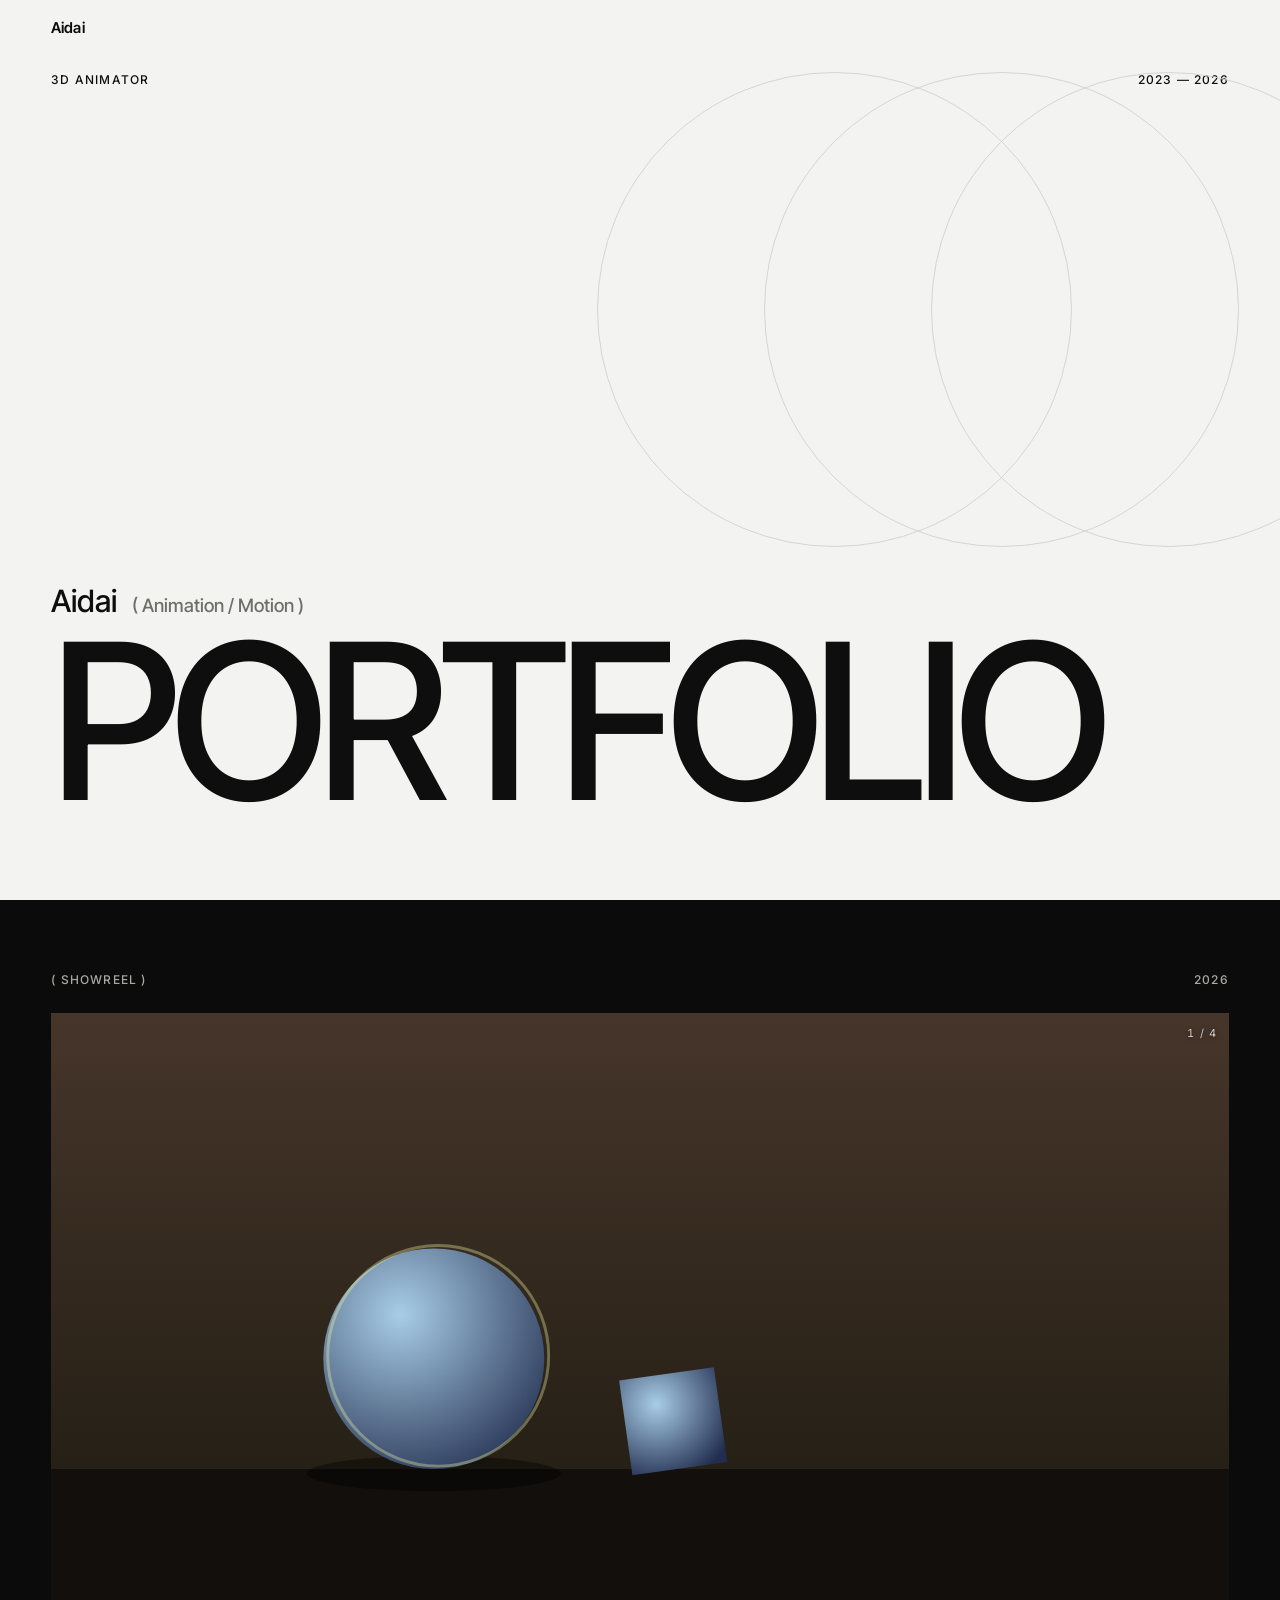
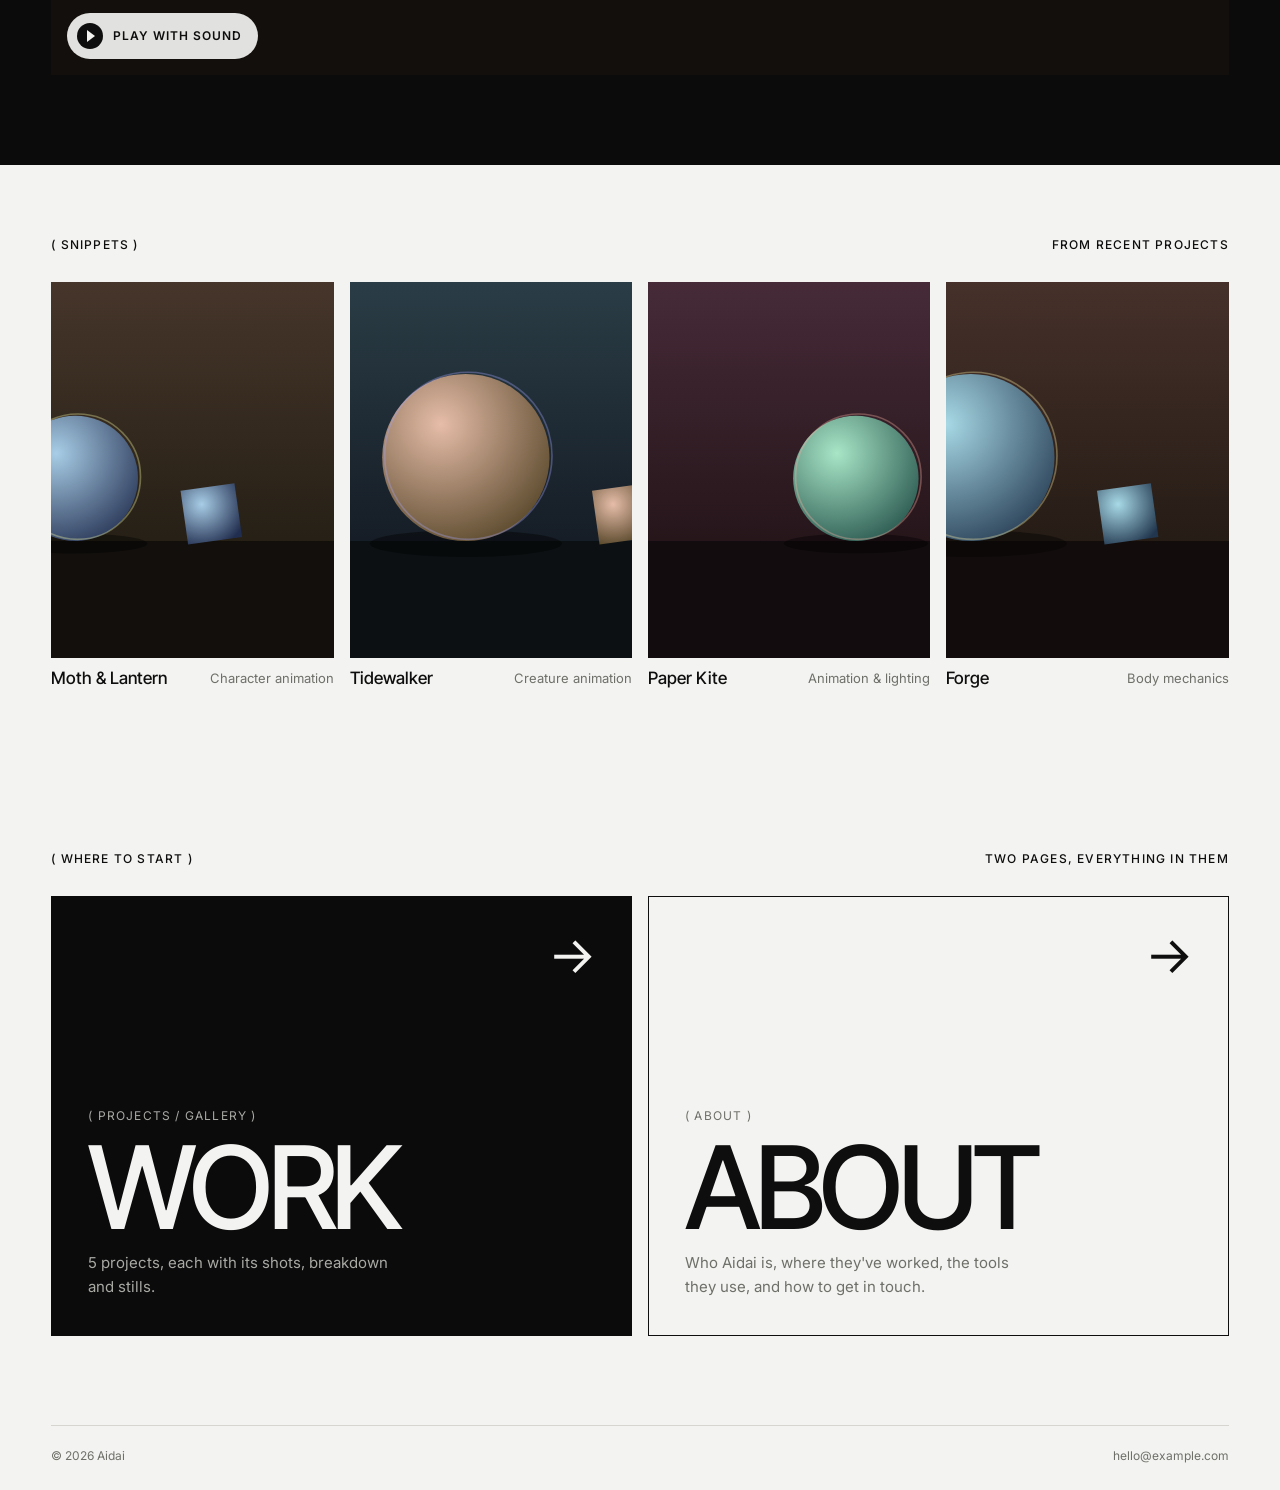
<file: index.html>
<!doctype html>
<html lang="en">
<head>
  <meta charset="utf-8">
  <meta name="viewport" content="width=device-width, initial-scale=1, viewport-fit=cover">
  <title>Aidai — 3D Animation</title>
  <meta name="description" content="Showreel and portfolio of Aidai, 3D animator.">
  <link rel="preconnect" href="https://fonts.googleapis.com">
  <link rel="preconnect" href="https://fonts.gstatic.com" crossorigin>
  <link href="https://fonts.googleapis.com/css2?family=Inter+Tight:wght@400;500;600&family=Inter:wght@400;500&display=swap" rel="stylesheet">
  <link rel="stylesheet" href="styles.css">
</head>
<body data-page="home">

  <!-- Corner marks and backdrop menu: the same on every page -->
  <a href="index.html" class="mark" aria-label="Aidai, home">Aidai</a>
  <button class="menu-toggle" aria-expanded="false" aria-controls="backdrop">
    <span class="menu-toggle__label">Menu</span>
    <span class="menu-toggle__dot" aria-hidden="true"></span>
  </button>
  <div class="backdrop" id="backdrop" aria-hidden="true">
    <div class="backdrop__art" aria-hidden="true"></div>
    <nav class="backdrop__nav" aria-label="Site">
      <ol>
        <li><a href="index.html" data-page="home"><span>01</span>Home</a></li>
        <li><a href="work.html" data-page="work"><span>02</span>Work</a></li>
        <li><a href="about.html" data-page="about"><span>03</span>About</a></li>
        <li><a href="about.html#contact" data-page="contact"><span>04</span>Contact</a></li>
      </ol>
    </nav>
    <p class="backdrop__foot">3D animation · Character · Creature</p>
  </div>

  <main id="top">

    <!-- Cover: like the first page of a printed portfolio -->
    <section class="panel cover">
      <div class="labels">
        <span>3D Animator</span>
        <span>2023 — 2026</span>
      </div>
      <div class="orbits" aria-hidden="true"><span></span><span></span><span></span></div>
      <div class="cover__body">
        <p class="cover__name">Aidai <span>( Animation / Motion )</span></p>
        <h1 class="giant">Portfolio</h1>
      </div>
    </section>

    <!-- Showreel: the panel burns from one featured project's image to the next (Ember Reveal);
         "Play with sound" opens the reel (set REEL in script.js) in the viewer -->
    <section class="panel panel--dark showreel" id="showreel">
      <div class="labels">
        <span>( Showreel )</span>
        <span class="js-year"></span>
      </div>
      <div class="screen">
        <div class="ember" id="reel-ember" tabindex="0" role="button" aria-label="Featured work: show the next image">
          <canvas aria-hidden="true"></canvas>
          <span class="ember__count"></span>
        </div>
        <button class="screen__play" id="reel-play"><span aria-hidden="true"></span>Play with sound</button>
      </div>
    </section>

    <!-- Snippets: a taste of recent projects; each one opens that project on the Work page.
         Built from the PROJECTS marked `featured` in script.js -->
    <section class="panel snippets">
      <div class="labels">
        <span>( Snippets )</span>
        <span>From recent projects</span>
      </div>
      <div class="snippets__grid" id="snippets"></div>
    </section>

    <!-- Where to start: two clear doors for first-time visitors -->
    <section class="panel start">
      <div class="labels">
        <span>( Where to start )</span>
        <span>Two pages, everything in them</span>
      </div>
      <div class="doors">
        <a class="door door--dark" href="work.html">
          <span class="door__label">( Projects / Gallery )</span>
          <span class="door__title">Work</span>
          <span class="door__desc" id="work-door-desc">Every project with its shots, breakdown and stills.</span>
          <span class="door__arrow" aria-hidden="true">→</span>
        </a>
        <a class="door" href="about.html">
          <span class="door__label">( About )</span>
          <span class="door__title">About</span>
          <span class="door__desc">Who Aidai is, where they've worked, the tools they use, and how to get in touch.</span>
          <span class="door__arrow" aria-hidden="true">→</span>
        </a>
      </div>
    </section>

    <footer class="panel footer-panel">
      <div class="footer">
        <span>© <span class="js-year"></span> Aidai</span>
        <a href="about.html#contact">hello@example.com</a>
      </div>
    </footer>

  </main>

  <!-- Viewer for videos and stills -->
  <div class="viewer" id="viewer" role="dialog" aria-modal="true" aria-label="Viewer" hidden>
    <button class="viewer__close" aria-label="Close">×</button>
    <button class="viewer__nav viewer__nav--prev" aria-label="Previous">‹</button>
    <figure>
      <div class="viewer__frame">
        <img id="viewer-img" alt="">
        <video id="viewer-video" controls playsinline></video>
        <p class="viewer__empty" id="viewer-empty"><span>No video added yet. Set it in script.js.</span></p>
      </div>
      <figcaption id="viewer-cap"></figcaption>
    </figure>
    <button class="viewer__nav viewer__nav--next" aria-label="Next">›</button>
  </div>

  <script src="script.js"></script>
</body>
</html>
</file>
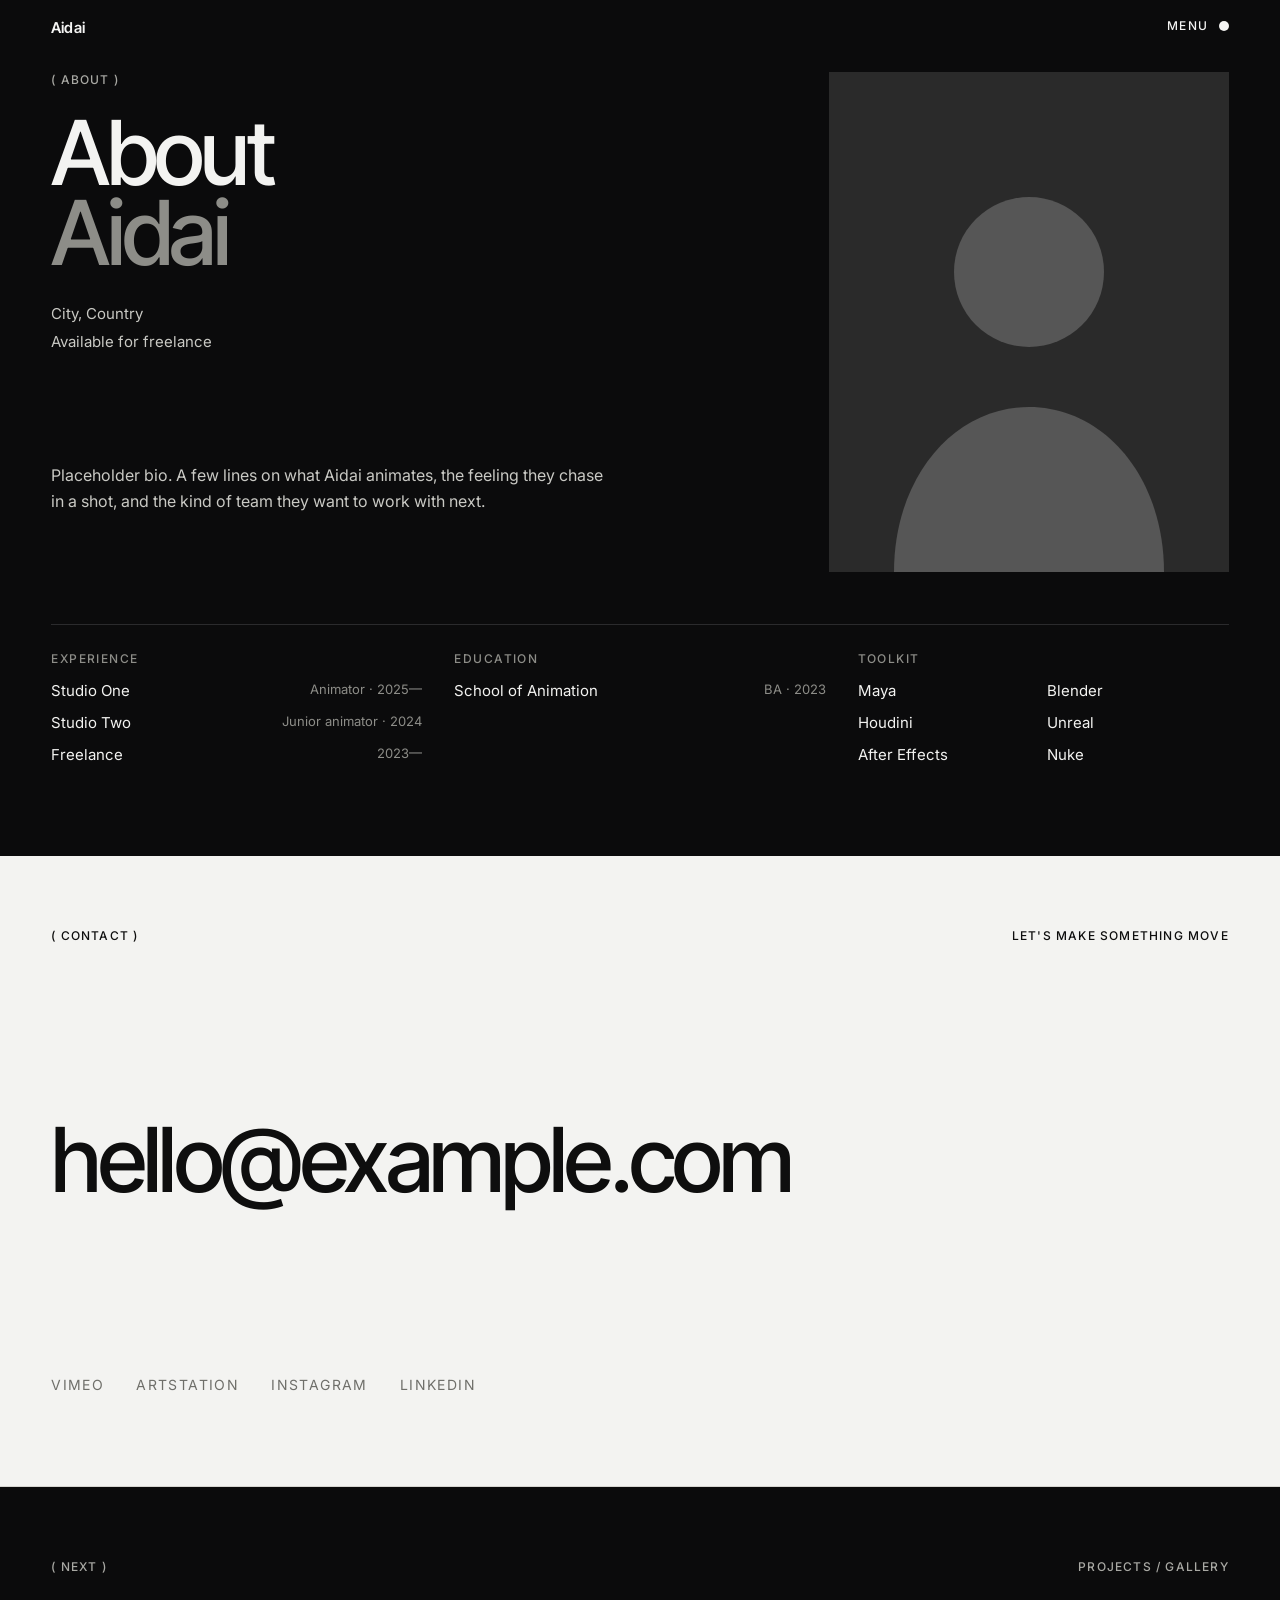
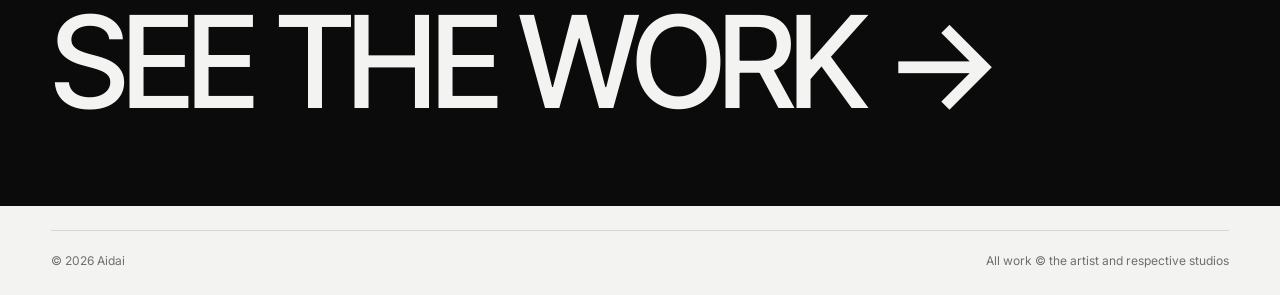
<file: about.html>
<!doctype html>
<html lang="en">
<head>
  <meta charset="utf-8">
  <meta name="viewport" content="width=device-width, initial-scale=1, viewport-fit=cover">
  <title>About — Aidai</title>
  <meta name="description" content="About Aidai, 3D animator: experience, toolkit and contact.">
  <link rel="preconnect" href="https://fonts.googleapis.com">
  <link rel="preconnect" href="https://fonts.gstatic.com" crossorigin>
  <link href="https://fonts.googleapis.com/css2?family=Inter+Tight:wght@400;500;600&family=Inter:wght@400;500&display=swap" rel="stylesheet">
  <link rel="stylesheet" href="styles.css">
</head>
<body data-page="about">

  <!-- Corner marks and backdrop menu: the same on every page -->
  <a href="index.html" class="mark" aria-label="Aidai, home">Aidai</a>
  <button class="menu-toggle" aria-expanded="false" aria-controls="backdrop">
    <span class="menu-toggle__label">Menu</span>
    <span class="menu-toggle__dot" aria-hidden="true"></span>
  </button>
  <div class="backdrop" id="backdrop" aria-hidden="true">
    <div class="backdrop__art" aria-hidden="true"></div>
    <nav class="backdrop__nav" aria-label="Site">
      <ol>
        <li><a href="index.html" data-page="home"><span>01</span>Home</a></li>
        <li><a href="work.html" data-page="work"><span>02</span>Work</a></li>
        <li><a href="about.html" data-page="about"><span>03</span>About</a></li>
        <li><a href="about.html#contact" data-page="contact"><span>04</span>Contact</a></li>
      </ol>
    </nav>
    <p class="backdrop__foot">3D animation · Character · Creature</p>
  </div>

  <main id="top">

    <section class="panel panel--dark about">
      <div class="about__head">
        <p class="labels about__labels"><span>( About )</span></p>
        <h1 class="big">About<br><span>Aidai</span></h1>
        <ul class="about__contact">
          <li>City, Country</li>
          <li>Available for freelance</li>
        </ul>
      </div>
      <figure class="about__portrait">
        <img id="portrait" alt="Portrait of Aidai (placeholder)">
      </figure>
      <p class="about__bio">Placeholder bio. A few lines on what Aidai animates, the feeling they chase in a shot, and the kind of team they want to work with next.</p>
      <div class="about__cols">
        <div>
          <h2>Experience</h2>
          <ul>
            <li><span>Studio One</span><span>Animator · 2025—</span></li>
            <li><span>Studio Two</span><span>Junior animator · 2024</span></li>
            <li><span>Freelance</span><span>2023—</span></li>
          </ul>
        </div>
        <div>
          <h2>Education</h2>
          <ul>
            <li><span>School of Animation</span><span>BA · 2023</span></li>
          </ul>
        </div>
        <div>
          <h2>Toolkit</h2>
          <ul class="about__tools">
            <li>Maya</li><li>Blender</li><li>Houdini</li><li>Unreal</li><li>After Effects</li><li>Nuke</li>
          </ul>
        </div>
      </div>
    </section>

    <section class="panel contact" id="contact">
      <div class="labels">
        <span>( Contact )</span>
        <span>Let's make something move</span>
      </div>
      <a class="contact__email" href="mailto:hello@example.com">hello@example.com</a>
      <ul class="contact__social">
        <li><a href="#">Vimeo</a></li>
        <li><a href="#">ArtStation</a></li>
        <li><a href="#">Instagram</a></li>
        <li><a href="#">LinkedIn</a></li>
      </ul>
    </section>

    <!-- Next page, so the visit never dead-ends -->
    <a class="panel panel--dark next" href="work.html">
      <span class="labels"><span>( Next )</span><span>Projects / Gallery</span></span>
      <span class="next__title">See the work <span aria-hidden="true">→</span></span>
    </a>

    <footer class="panel footer-panel">
      <div class="footer">
        <span>© <span class="js-year"></span> Aidai</span>
        <span>All work © the artist and respective studios</span>
      </div>
    </footer>

  </main>

  <script src="script.js"></script>
</body>
</html>
</file>
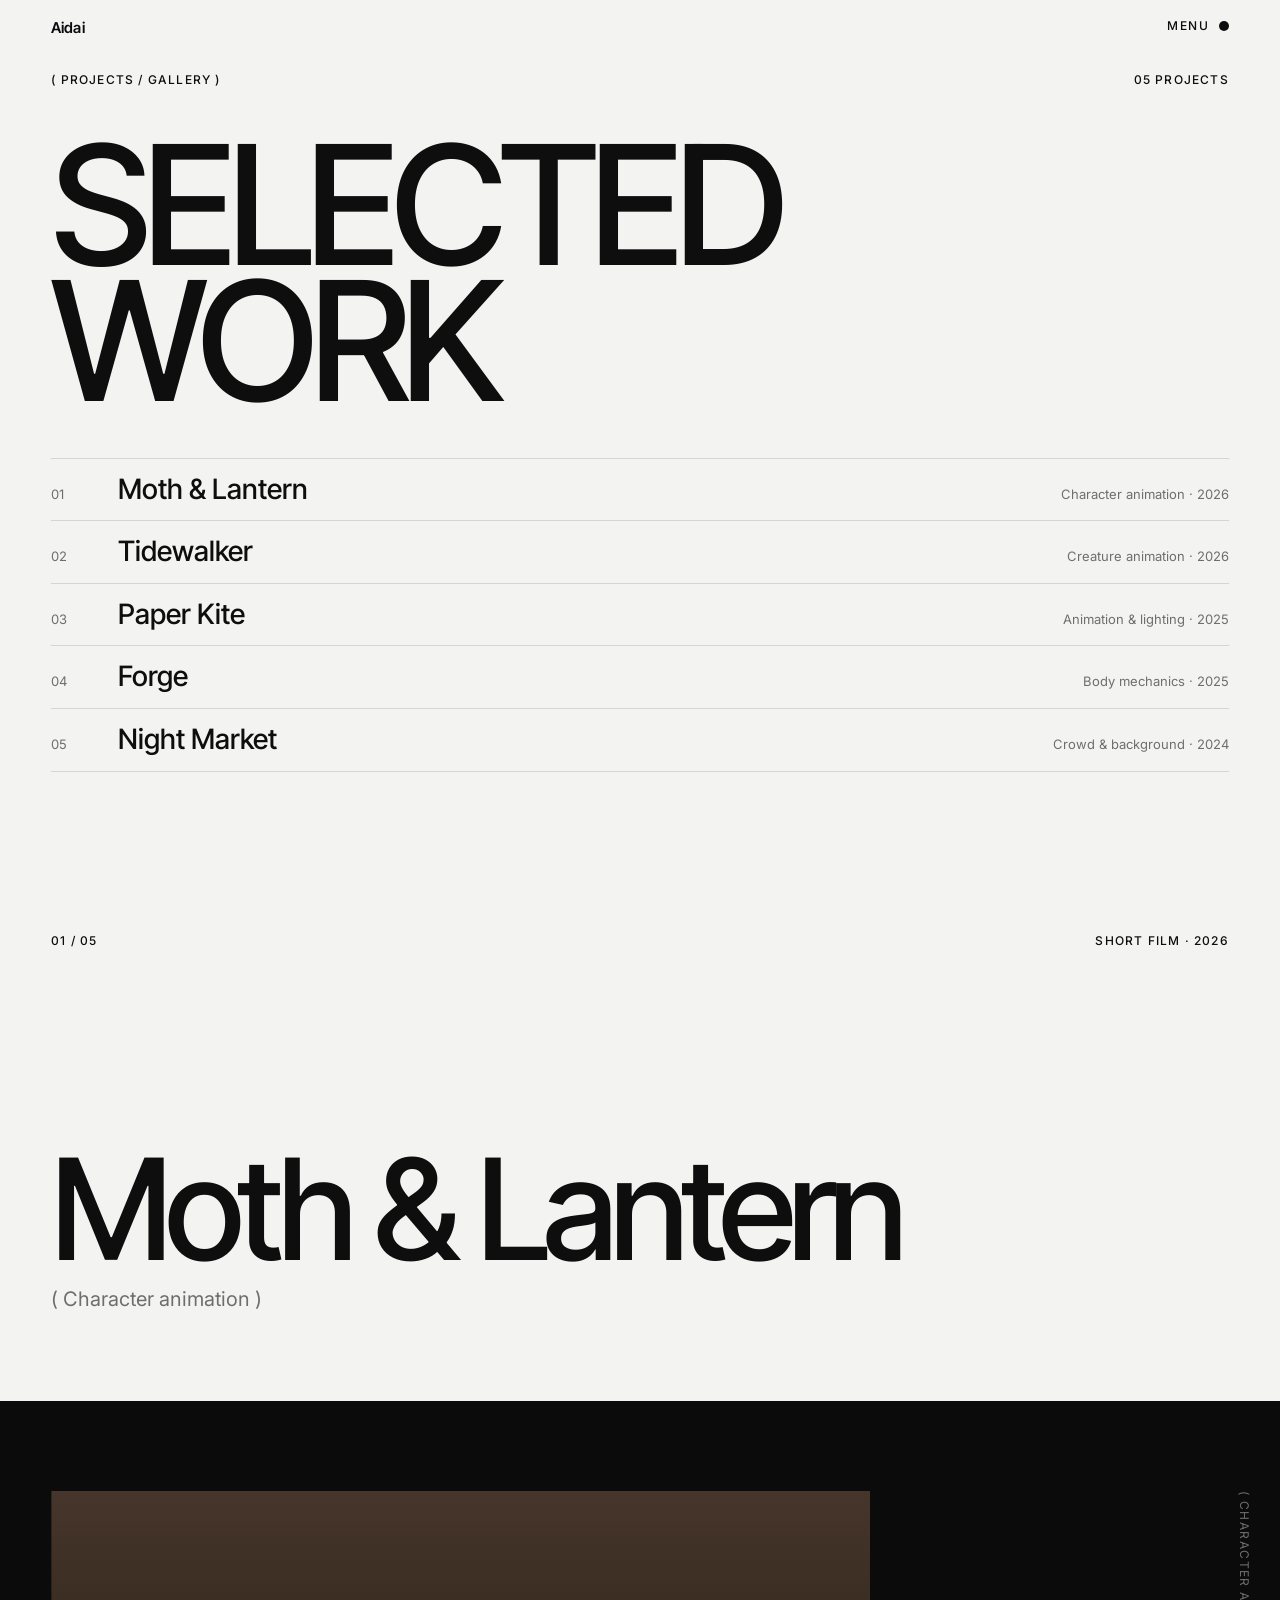
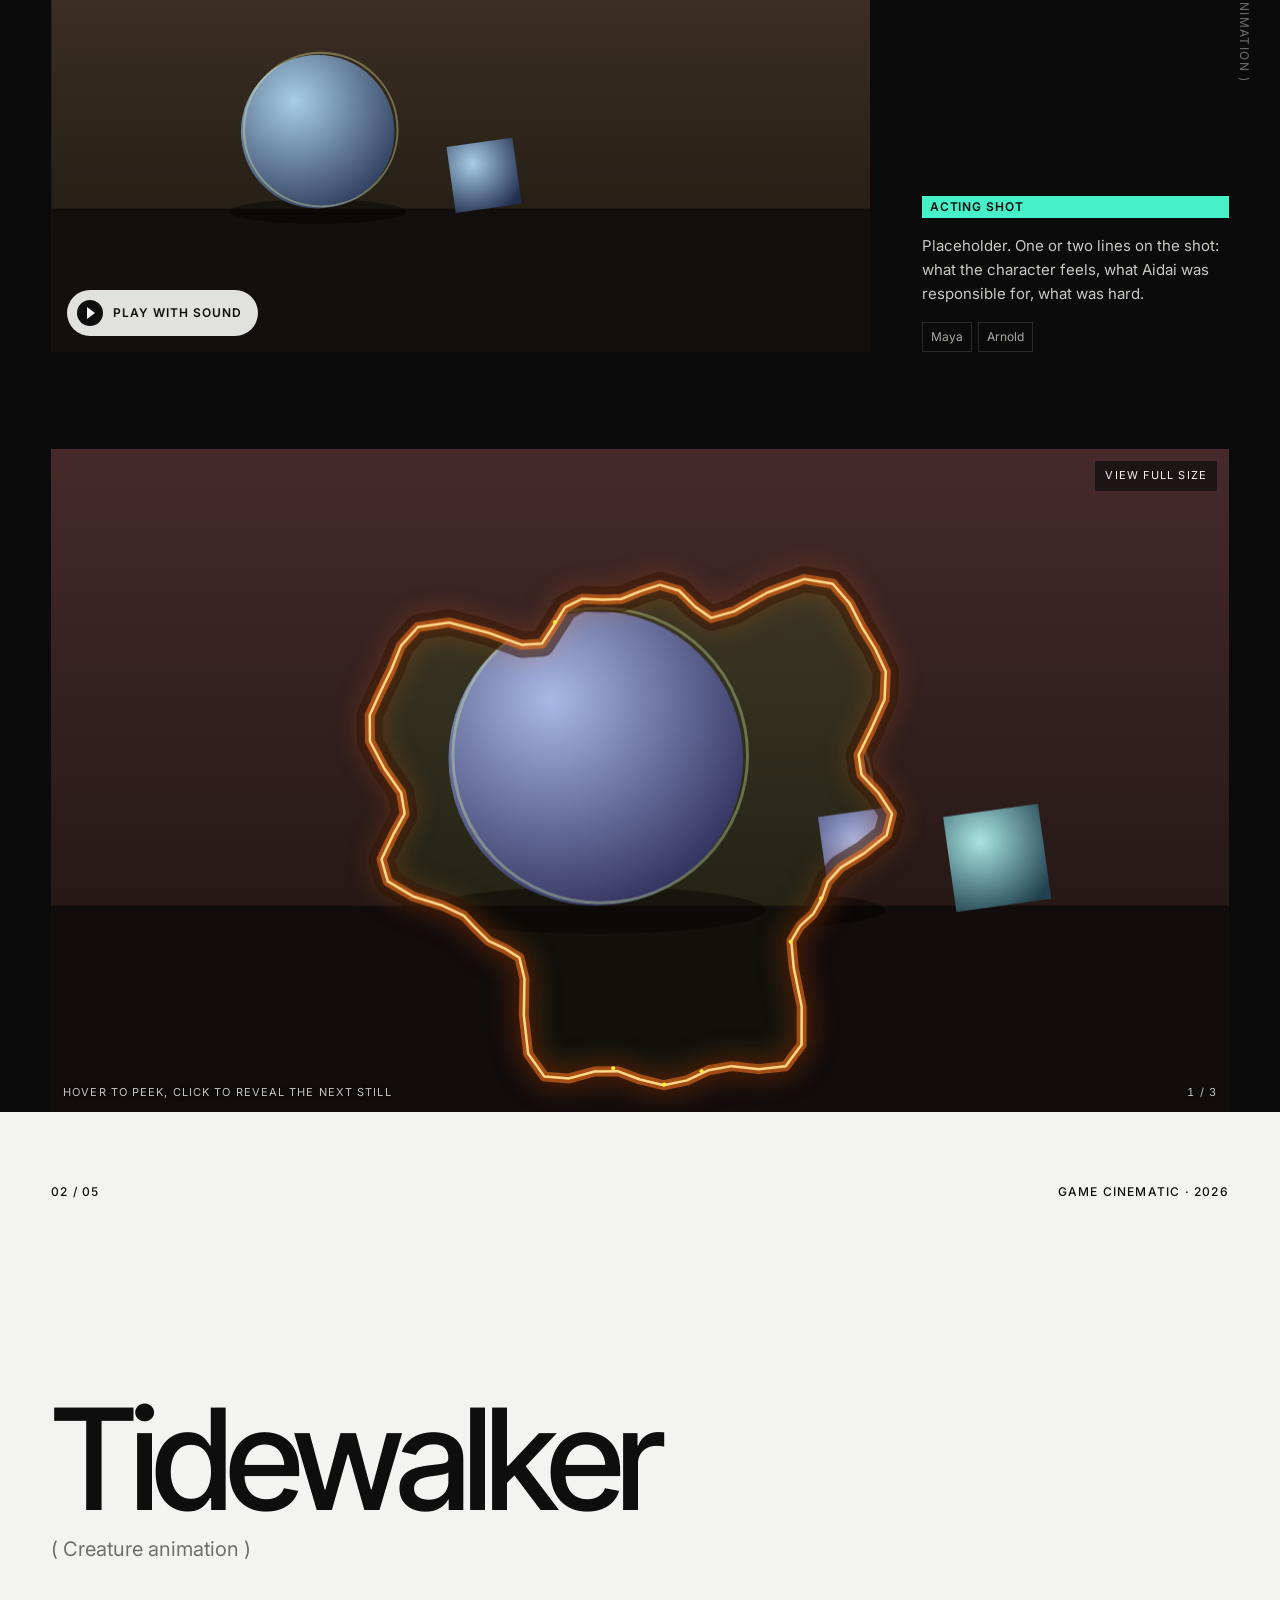
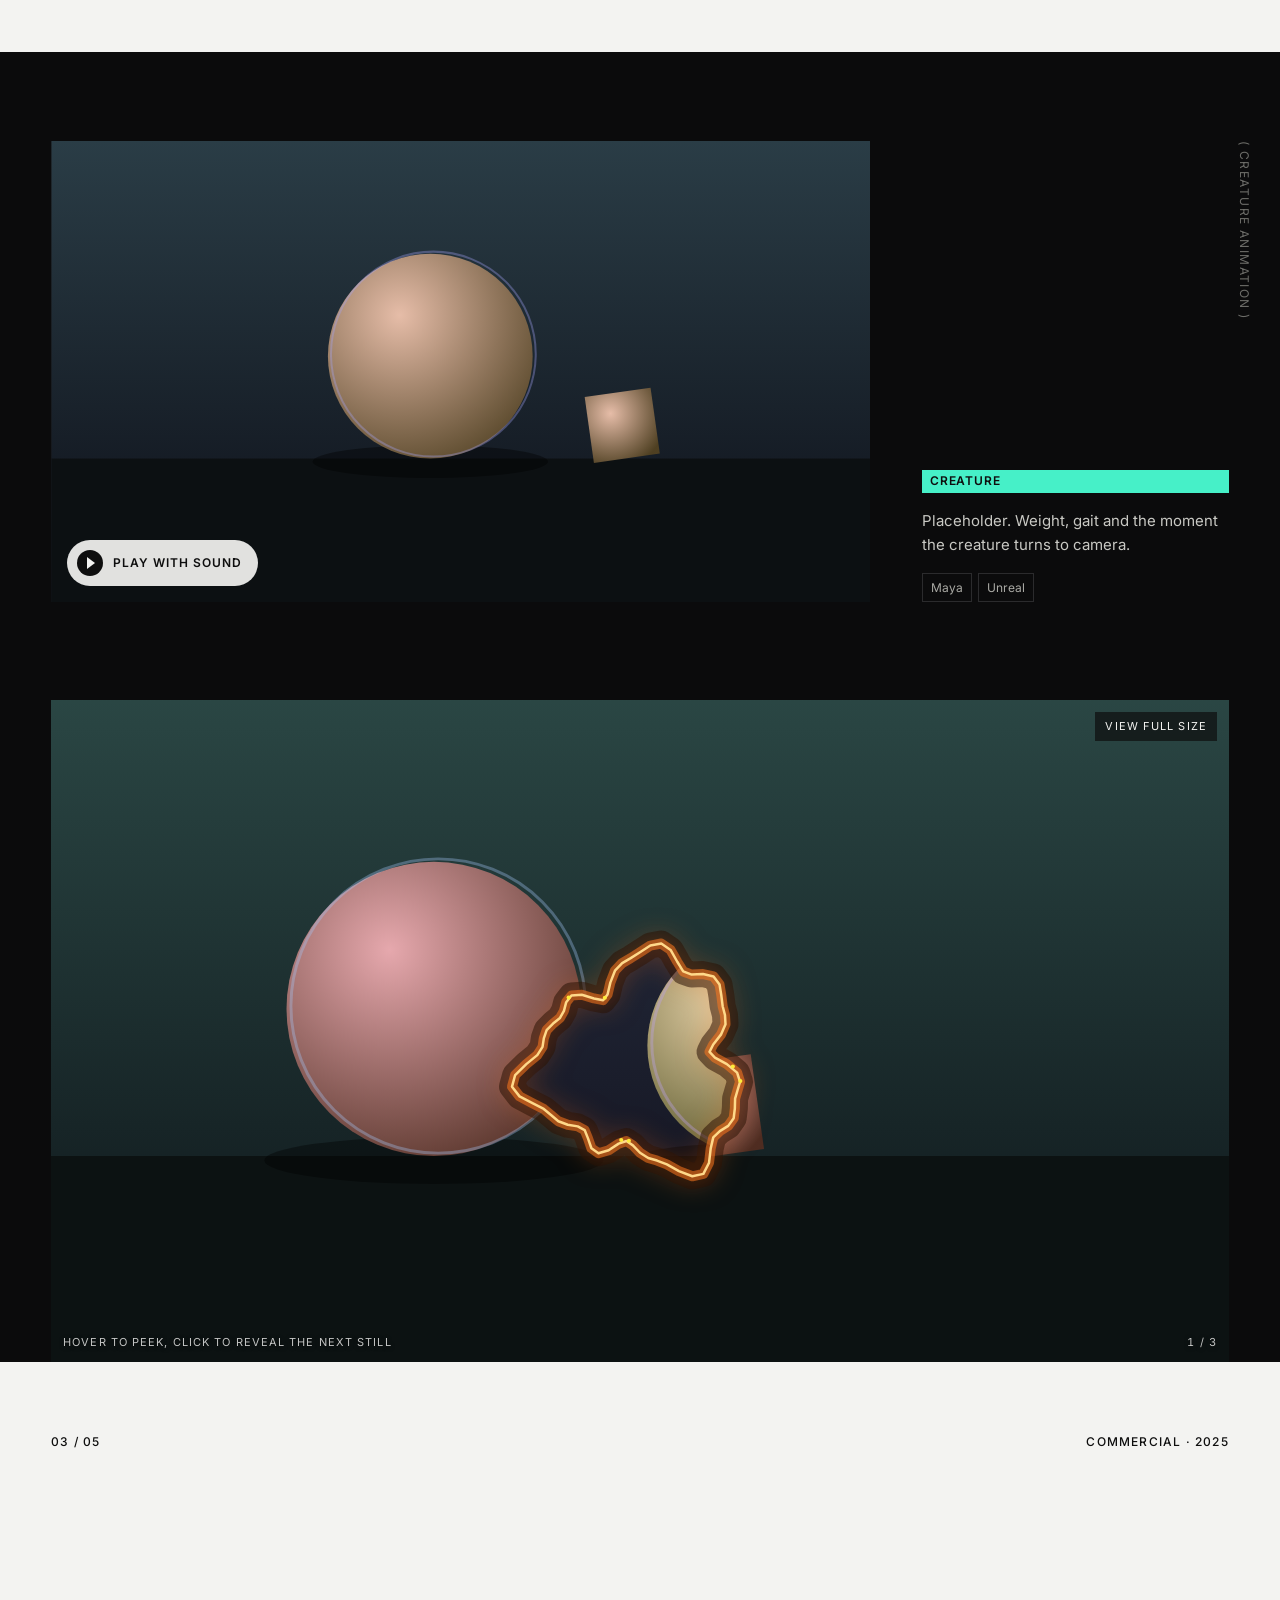
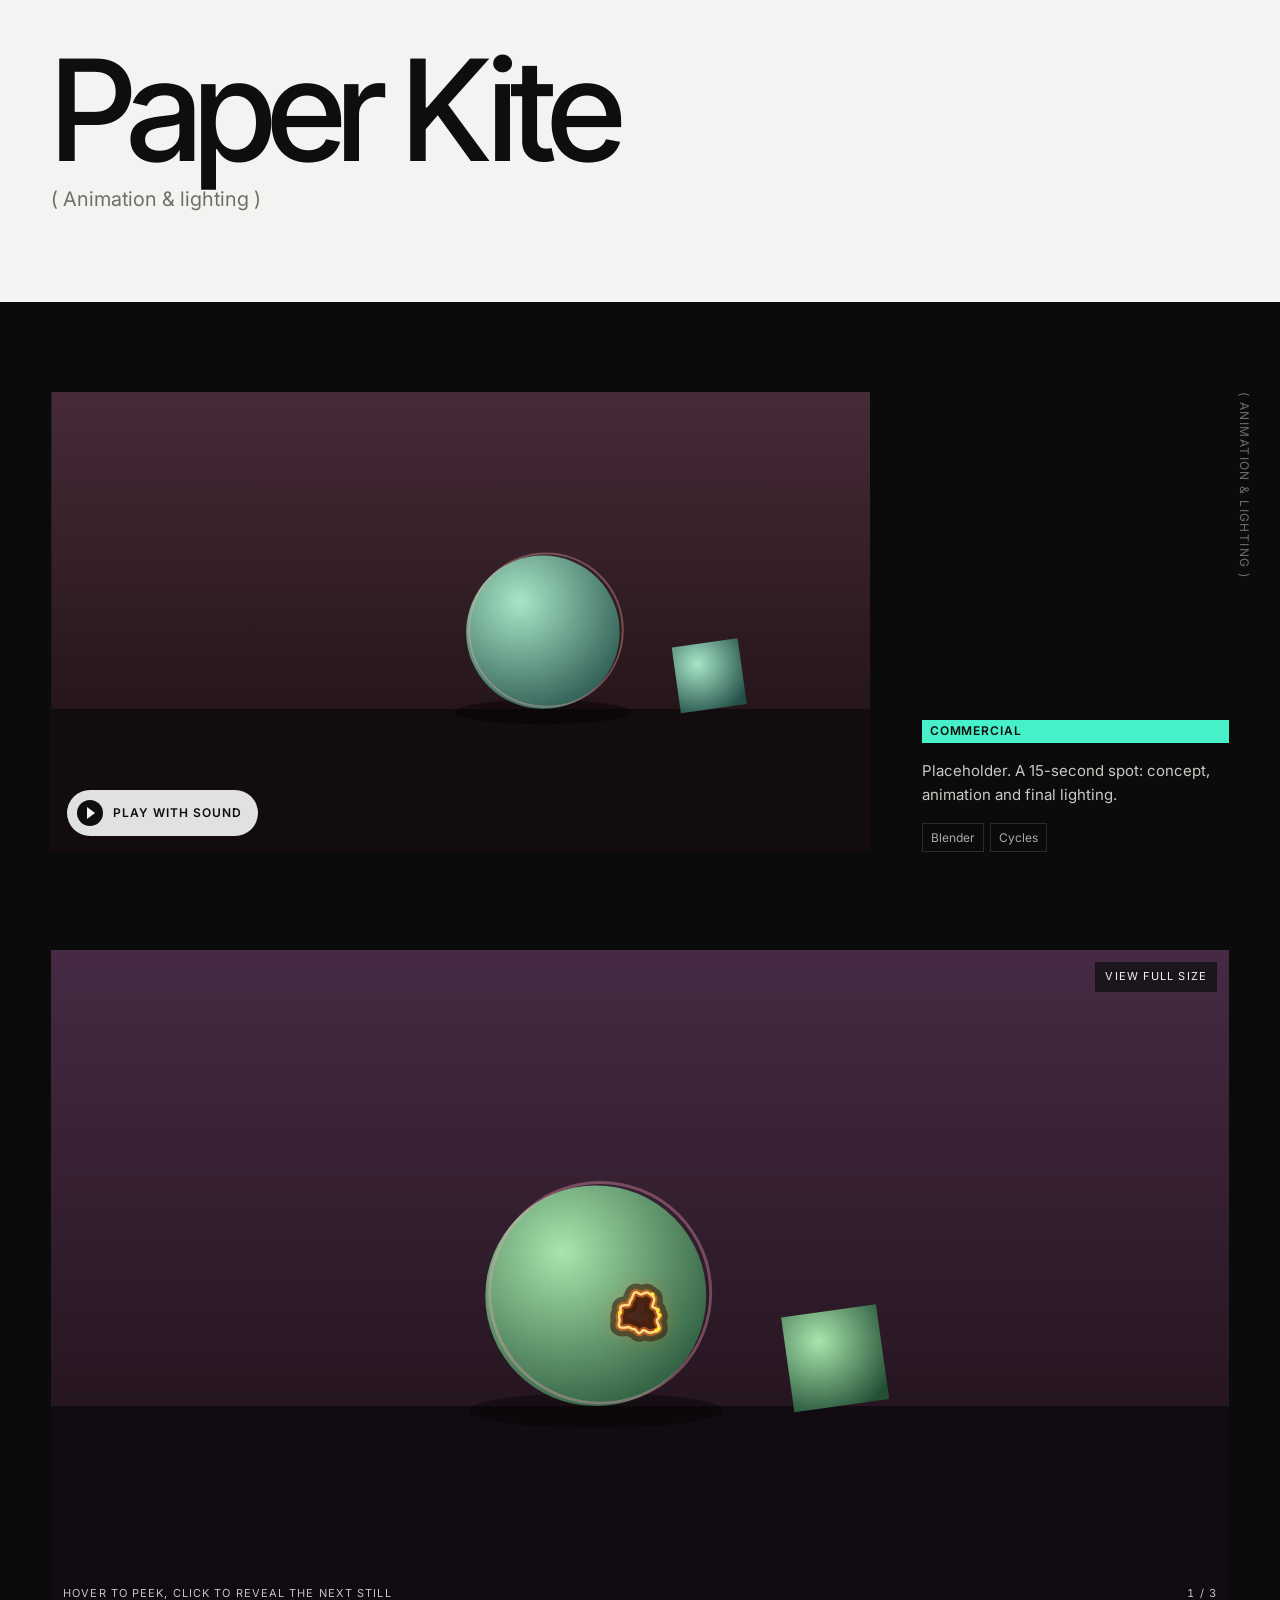
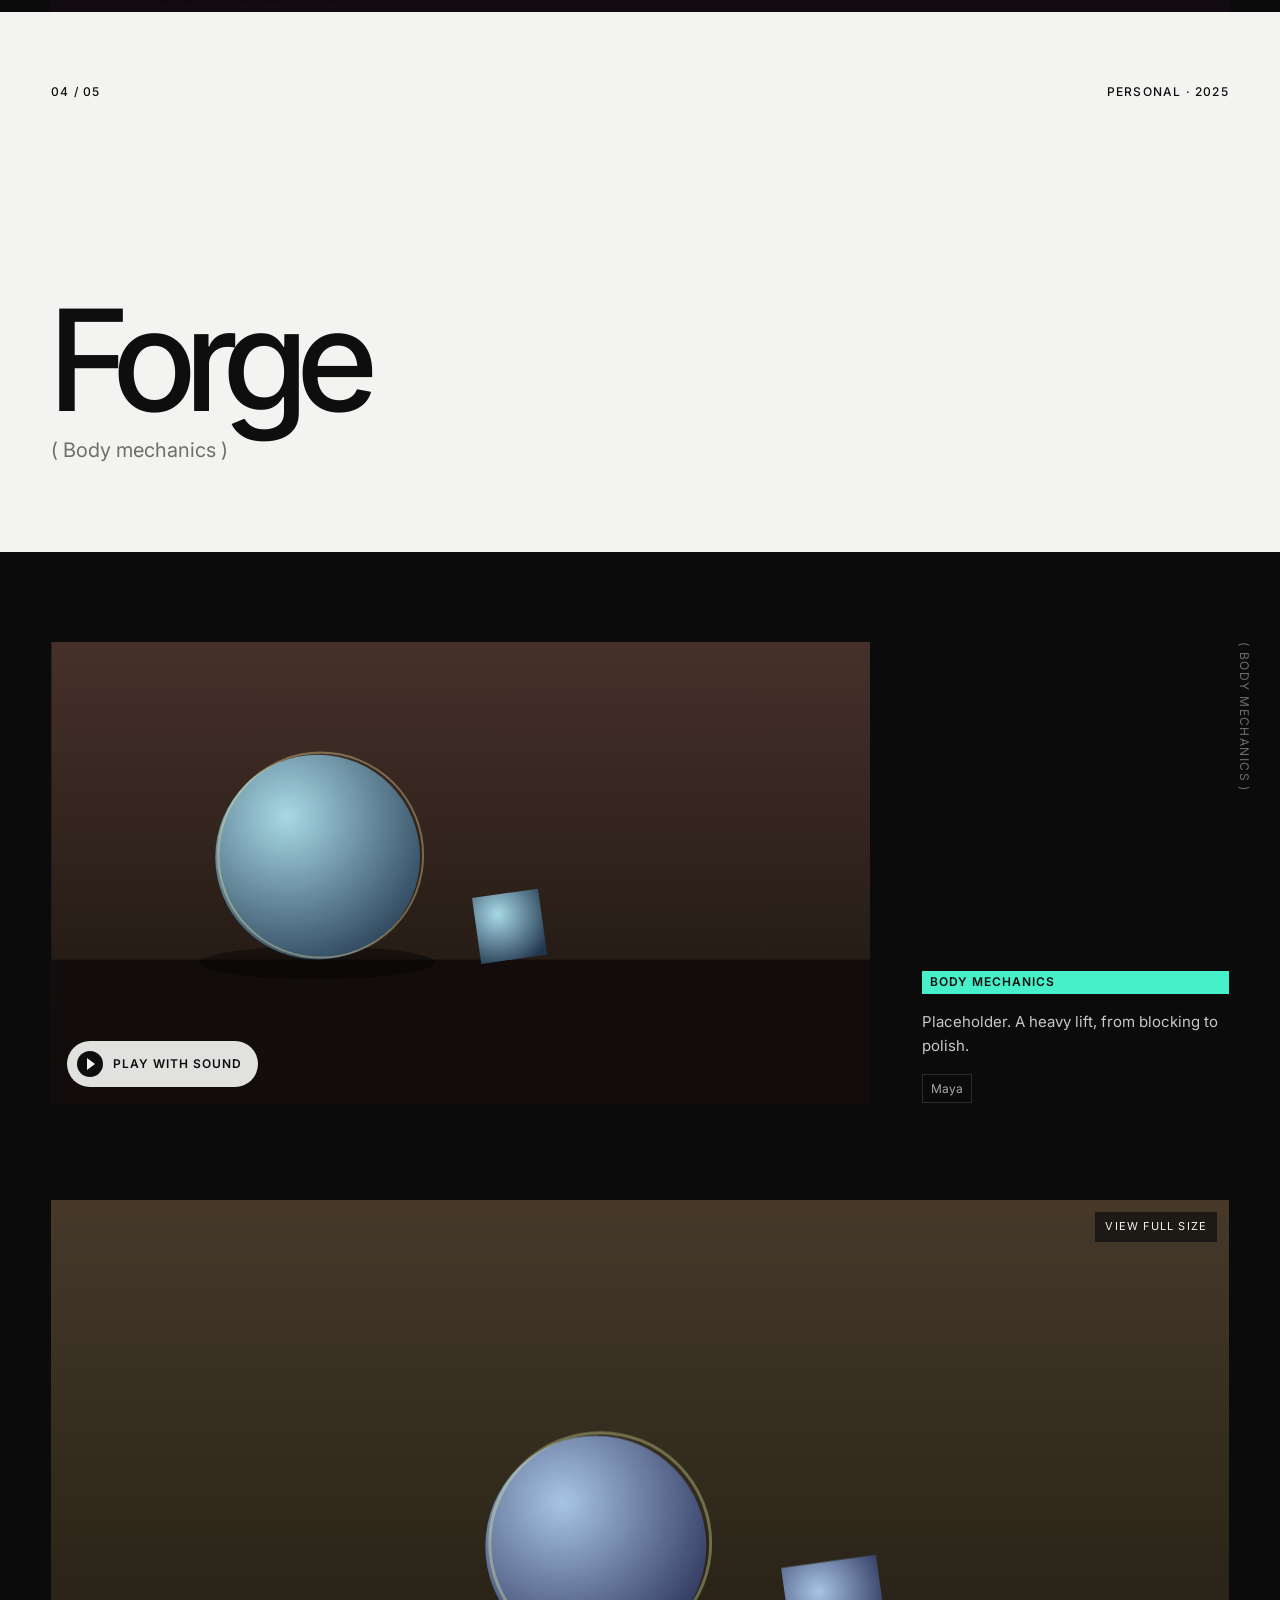
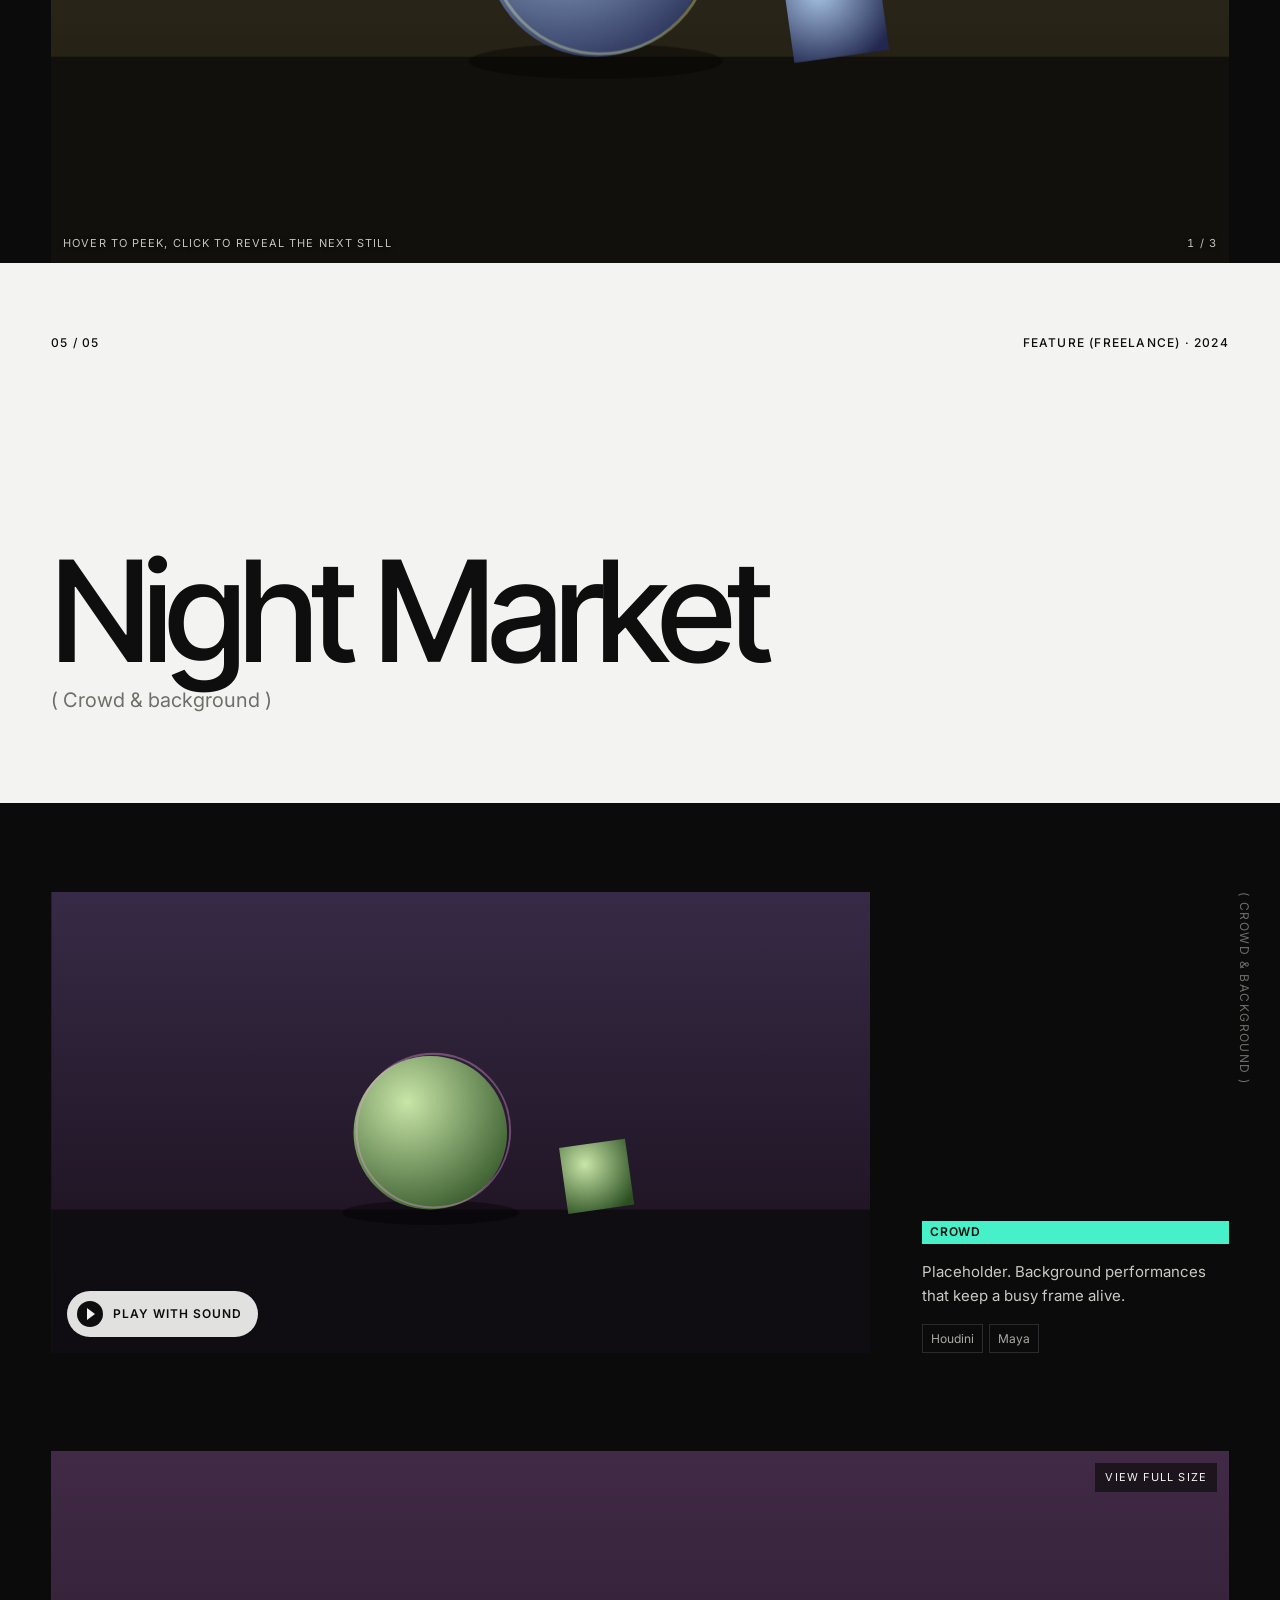
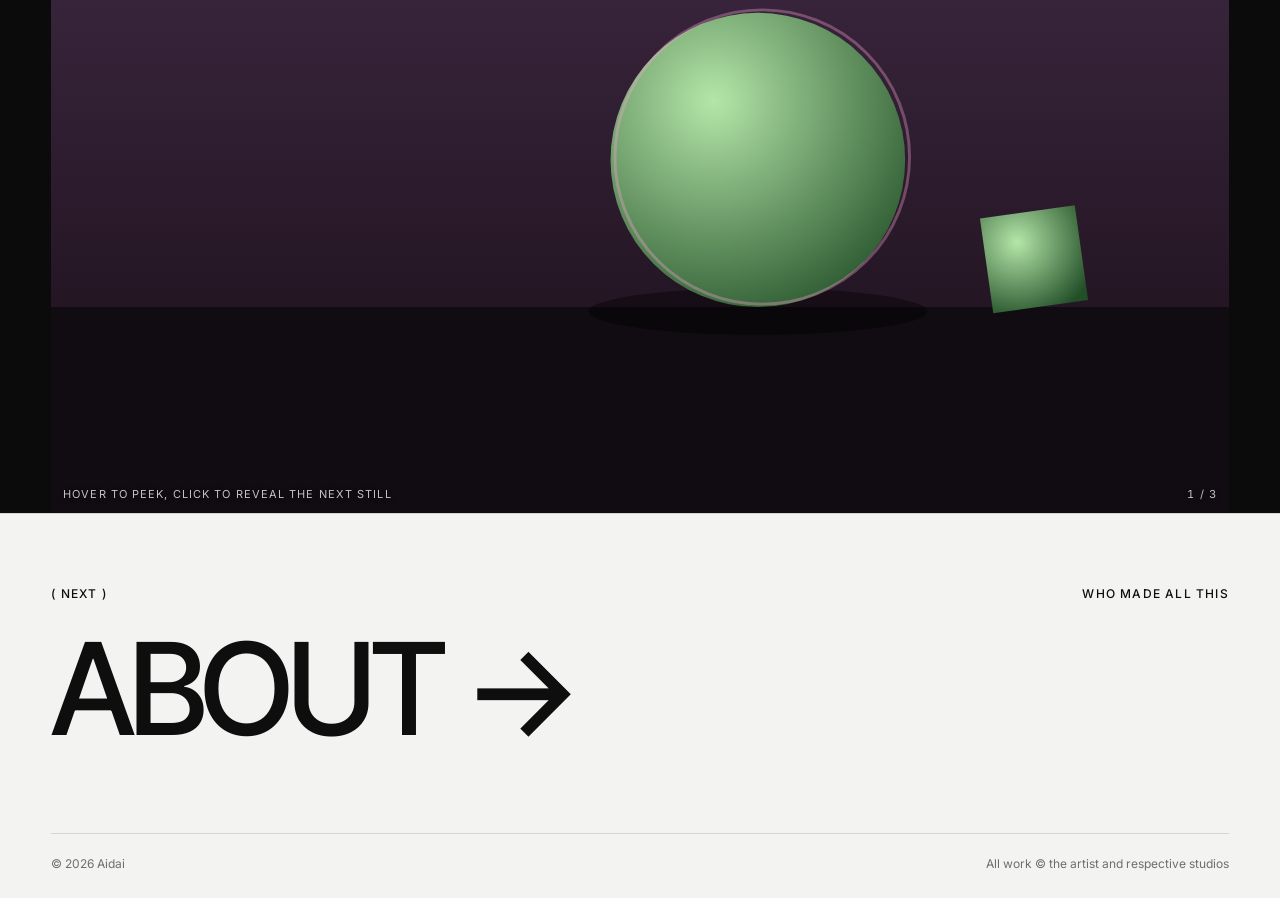
<file: work.html>
<!doctype html>
<html lang="en">
<head>
  <meta charset="utf-8">
  <meta name="viewport" content="width=device-width, initial-scale=1, viewport-fit=cover">
  <title>Work — Aidai</title>
  <meta name="description" content="Projects and gallery from Aidai, 3D animator.">
  <link rel="preconnect" href="https://fonts.googleapis.com">
  <link rel="preconnect" href="https://fonts.gstatic.com" crossorigin>
  <link href="https://fonts.googleapis.com/css2?family=Inter+Tight:wght@400;500;600&family=Inter:wght@400;500&display=swap" rel="stylesheet">
  <link rel="stylesheet" href="styles.css">
</head>
<body data-page="work">

  <!-- Corner marks and backdrop menu: the same on every page -->
  <a href="index.html" class="mark" aria-label="Aidai, home">Aidai</a>
  <button class="menu-toggle" aria-expanded="false" aria-controls="backdrop">
    <span class="menu-toggle__label">Menu</span>
    <span class="menu-toggle__dot" aria-hidden="true"></span>
  </button>
  <div class="backdrop" id="backdrop" aria-hidden="true">
    <div class="backdrop__art" aria-hidden="true"></div>
    <nav class="backdrop__nav" aria-label="Site">
      <ol>
        <li><a href="index.html" data-page="home"><span>01</span>Home</a></li>
        <li><a href="work.html" data-page="work"><span>02</span>Work</a></li>
        <li><a href="about.html" data-page="about"><span>03</span>About</a></li>
        <li><a href="about.html#contact" data-page="contact"><span>04</span>Contact</a></li>
      </ol>
    </nav>
    <p class="backdrop__foot">3D animation · Character · Creature</p>
  </div>

  <main id="top">

    <!-- Divider page with the project index; projects below are built from PROJECTS in script.js -->
    <section class="panel index">
      <div class="labels">
        <span>( Projects / Gallery )</span>
        <span id="work-count"></span>
      </div>
      <h1 class="giant giant--two">Selected<br>Work</h1>
      <ol class="index__list" id="index-list"></ol>
    </section>

    <div id="projects"></div>

    <!-- Next page, so the visit never dead-ends -->
    <a class="panel next" href="about.html">
      <span class="labels"><span>( Next )</span><span>Who made all this</span></span>
      <span class="next__title">About <span aria-hidden="true">→</span></span>
    </a>

    <footer class="panel footer-panel">
      <div class="footer">
        <span>© <span class="js-year"></span> Aidai</span>
        <span>All work © the artist and respective studios</span>
      </div>
    </footer>

  </main>

  <!-- Viewer for videos and stills -->
  <div class="viewer" id="viewer" role="dialog" aria-modal="true" aria-label="Viewer" hidden>
    <button class="viewer__close" aria-label="Close">×</button>
    <button class="viewer__nav viewer__nav--prev" aria-label="Previous">‹</button>
    <figure>
      <div class="viewer__frame">
        <img id="viewer-img" alt="">
        <video id="viewer-video" controls playsinline></video>
        <p class="viewer__empty" id="viewer-empty"><span>No video added yet. Set this project's <code>video</code> in script.js.</span></p>
      </div>
      <figcaption id="viewer-cap"></figcaption>
    </figure>
    <button class="viewer__nav viewer__nav--next" aria-label="Next">›</button>
  </div>

  <script src="script.js"></script>
</body>
</html>
</file>
<file: styles.css>
/* ---------- Tokens ---------- */
/* Layout: a printed portfolio. Paper pages for titles, black stages for the work, one highlighter. */
:root {
  --paper: #f3f3f1;
  --ink: #0e0e0e;
  --stage: #0b0b0c;
  --muted: #6f6f6a;
  --line: #d6d5d0;
  --line-dark: #2b2b2d;
  --accent: #46f0c8;      /* highlighter mint — swap to taste */
  --display: "Inter Tight", "Helvetica Neue", Arial, sans-serif;
  --sans: "Inter", system-ui, sans-serif;
  --gutter: clamp(16px, 4vw, 56px);
  --ease: cubic-bezier(.2, .7, .2, 1);
}

*, *::before, *::after { box-sizing: border-box; }
html { scroll-behavior: smooth; }
body {
  margin: 0;
  background: var(--paper);
  color: var(--ink);
  font: 400 16px/1.6 var(--sans);
  -webkit-font-smoothing: antialiased;
  -webkit-tap-highlight-color: transparent;
}
body.no-scroll { overflow: hidden; }
img, video { display: block; max-width: 100%; }
[hidden] { display: none !important; }
a { color: inherit; }
button { font: inherit; color: inherit; }
h1, h2, h3 { margin: 0; font-family: var(--display); font-weight: 500; line-height: .9; text-wrap: balance; }
:focus-visible { outline: 2px solid var(--accent); outline-offset: 3px; }

/* Small corner labels, like the page furniture of a print layout */
.labels {
  display: flex;
  justify-content: space-between;
  gap: 16px;
  font: 500 12px/1.4 var(--sans);
  letter-spacing: .1em;
  text-transform: uppercase;
}
.labels > :last-child:not(:first-child) { text-align: right; }

.giant {
  font-size: clamp(64px, 17vw, 260px);
  letter-spacing: -.05em;
  line-height: .82;
  text-transform: uppercase;
}
.giant--two { font-size: clamp(56px, 13vw, 200px); }
.big { font-size: clamp(44px, 7vw, 104px); letter-spacing: -.04em; }

.tag {   /* highlighter label */
  display: inline-block;
  padding: 3px 8px;
  background: var(--accent);
  color: var(--ink);
  font: 600 12px/1.4 var(--sans);
  letter-spacing: .08em;
  text-transform: uppercase;
}

/* ---------- Corner marks ---------- */
.mark,
.menu-toggle {
  position: fixed;
  top: calc(20px + env(safe-area-inset-top));
  z-index: 50;
  mix-blend-mode: difference;   /* readable on paper and on black stages */
  color: #fff;
}
.mark {
  left: calc(var(--gutter) + env(safe-area-inset-left));
  font: 600 15px/1 var(--display);
  text-decoration: none;
  letter-spacing: .01em;
}
.menu-toggle {
  right: calc(var(--gutter) + env(safe-area-inset-right));
  display: flex;
  align-items: center;
  gap: 10px;
  background: none;
  border: 0;
  padding: 0;
  font: 500 12px/1 var(--sans);
  letter-spacing: .12em;
  text-transform: uppercase;
  cursor: pointer;
}
.menu-toggle__dot {
  width: 10px;
  height: 10px;
  border-radius: 50%;
  background: currentColor;
  transition: transform .4s var(--ease);
}
.menu-toggle[aria-expanded="true"] .menu-toggle__dot { transform: scale(1.8); }

/* ---------- Backdrop menu ---------- */
.backdrop {
  position: fixed;
  inset: 0;
  z-index: 40;
  background: var(--paper);
  display: grid;
  align-content: center;
  padding: var(--gutter);
  clip-path: circle(0% at calc(100% - var(--gutter)) 26px);
  transition: clip-path .7s var(--ease);
  pointer-events: none;
}
.backdrop.is-open {
  clip-path: circle(150% at calc(100% - var(--gutter)) 26px);
  pointer-events: auto;
}
.backdrop__art {
  position: absolute;
  inset: 0;
  background: center / cover no-repeat;
  opacity: 0;
  transform: scale(1.05);
  transition: opacity .5s var(--ease), transform 1.2s var(--ease);
}
.backdrop__art.is-visible { opacity: .2; transform: scale(1); }
.backdrop__nav { position: relative; }
.backdrop__nav ol { list-style: none; margin: 0; padding: 0; }
.backdrop__nav li {
  opacity: 0;
  transform: translateY(40px);
  transition: opacity .6s var(--ease), transform .8s var(--ease);
}
.backdrop.is-open .backdrop__nav li { opacity: 1; transform: none; }
.backdrop.is-open .backdrop__nav li:nth-child(1) { transition-delay: .15s; }
.backdrop.is-open .backdrop__nav li:nth-child(2) { transition-delay: .22s; }
.backdrop.is-open .backdrop__nav li:nth-child(3) { transition-delay: .29s; }
.backdrop.is-open .backdrop__nav li:nth-child(4) { transition-delay: .36s; }
.backdrop__nav a {
  display: inline-flex;
  align-items: baseline;
  gap: 18px;
  font: 500 clamp(48px, 10vw, 128px)/1 var(--display);
  letter-spacing: -.04em;
  text-transform: uppercase;
  text-decoration: none;
  transition: transform .4s var(--ease);
}
.backdrop__nav a span { font: 500 13px/1 var(--sans); letter-spacing: 0; color: var(--muted); }
.backdrop__nav a:hover,
.backdrop__nav a:focus-visible { transform: translateX(12px); }
.backdrop__nav a:hover span,
.backdrop__nav a:focus-visible span,
.backdrop__nav a[aria-current="page"] span { background: var(--accent); color: var(--ink); }
.backdrop__foot {
  position: absolute;
  left: var(--gutter);
  bottom: calc(24px + env(safe-area-inset-bottom));
  margin: 0;
  font-size: 13px;
  color: var(--muted);
}

/* ---------- Panels ---------- */
.panel {
  position: relative;
  padding: calc(72px + env(safe-area-inset-top)) var(--gutter) clamp(48px, 7vw, 96px);
  overflow: hidden;
}
.panel--dark { background: var(--stage); color: var(--paper); }
.panel--dark .labels { color: #a9a9a4; }

/* ---------- Cover ---------- */
.cover {
  min-height: 100svh;
  display: flex;
  flex-direction: column;
  justify-content: space-between;
}
.orbits {   /* thin outline circles, the reference's main ornament */
  position: absolute;
  top: 8%;
  right: -6vw;
  width: min(62vw, 760px);
  aspect-ratio: 1.6;
  pointer-events: none;
}
.orbits span {
  position: absolute;
  top: 0;
  height: 100%;
  aspect-ratio: 1;
  border: 1px solid var(--line);
  border-radius: 50%;
}
.orbits span:nth-child(1) { left: 0; }
.orbits span:nth-child(2) { left: 22%; }
.orbits span:nth-child(3) { left: 44%; }
.cover__body { position: relative; }
.cover__name {
  margin: 0 0 12px;
  font: 500 clamp(20px, 2.4vw, 32px)/1.2 var(--display);
}
.cover__name span { color: var(--muted); font-size: .6em; margin-left: 8px; }

/* ---------- Screens (video stages) ---------- */
.screen {
  position: relative;
  aspect-ratio: 16 / 9;
  margin-top: 24px;
  overflow: hidden;
  background: #151517;
}
.screen__poster,
.screen__video {
  position: absolute;
  inset: 0;
  width: 100%;
  height: 100%;
  object-fit: cover;
}
.screen__play {
  position: absolute;
  left: 16px;
  bottom: 16px;
  display: inline-flex;
  align-items: center;
  gap: 10px;
  padding: 10px 16px 10px 10px;
  border: 0;
  border-radius: 999px;
  background: rgba(243, 243, 241, .92);
  color: var(--ink);
  font: 600 12px/1 var(--sans);
  letter-spacing: .08em;
  text-transform: uppercase;
  cursor: pointer;
  transition: background .3s;
}
.screen__play span {
  width: 26px;
  height: 26px;
  border-radius: 50%;
  background: var(--ink);
  position: relative;
}
.screen__play span::after {   /* triangle */
  content: "";
  position: absolute;
  left: 10px;
  top: 7px;
  border-left: 8px solid var(--paper);
  border-top: 6px solid transparent;
  border-bottom: 6px solid transparent;
}
.screen__play:hover { background: var(--accent); }

/* ---------- Home: snippets ---------- */
.snippets__grid {
  display: grid;
  grid-template-columns: repeat(auto-fit, minmax(min(100%, 240px), 1fr));
  gap: 24px 16px;
  margin-top: 28px;
}
.snip { display: grid; gap: 10px; text-decoration: none; }
.snip__media {
  position: relative;
  aspect-ratio: 3 / 4;
  overflow: hidden;
  background: #151517;
}
.snip__media img,
.snip__media video {
  position: absolute;
  inset: 0;
  width: 100%;
  height: 100%;
  object-fit: cover;
  transition: transform .8s var(--ease);
}
.snip__media video { opacity: 0; transition: opacity .3s; }
.snip.is-playing .snip__media video { opacity: 1; }
.snip__badge {   /* "video" marker on tiles that move */
  position: absolute;
  top: 10px;
  left: 10px;
}
.snip__meta { display: flex; justify-content: space-between; gap: 12px; font-size: 14px; }
.snip__meta span:first-child { font: 500 17px/1.25 var(--display); }
.snip__meta span:last-child { color: var(--muted); font-size: 13px; }
@media (hover: hover) { .snip:hover .snip__media img { transform: scale(1.04); } }
.snip:hover .snip__meta span:first-child,
.snip:focus-visible .snip__meta span:first-child { background: var(--accent); }

/* ---------- Home: where to start ---------- */
.doors {
  display: grid;
  grid-template-columns: repeat(auto-fit, minmax(min(100%, 320px), 1fr));
  gap: 16px;
  margin-top: 28px;
}
.door {
  position: relative;
  display: grid;
  gap: 14px;
  align-content: end;
  min-height: clamp(260px, 40vw, 440px);
  padding: clamp(20px, 3vw, 36px);
  border: 1px solid var(--ink);
  text-decoration: none;
  overflow: hidden;
  transition: background .4s var(--ease), color .4s var(--ease);
}
.door--dark { background: var(--stage); color: var(--paper); border-color: var(--stage); }
.door__label { font-size: 12px; letter-spacing: .1em; text-transform: uppercase; color: var(--muted); }
.door__title { font: 500 clamp(56px, 9vw, 132px)/.85 var(--display); letter-spacing: -.05em; text-transform: uppercase; }
.door__desc { max-width: 36ch; font-size: 15px; color: var(--muted); }
.door--dark .door__desc, .door--dark .door__label { color: #a9a9a4; }
.door__arrow {
  position: absolute;
  top: clamp(16px, 3vw, 32px);
  right: clamp(20px, 3vw, 36px);
  font: 400 clamp(32px, 4vw, 52px)/1 var(--display);
  transition: transform .4s var(--ease);
}
.door:hover .door__arrow,
.door:focus-visible .door__arrow { transform: translateX(8px); color: var(--accent); }
.door:not(.door--dark):hover { background: var(--ink); color: var(--paper); }

/* ---------- Next page link + footer ---------- */
.next {
  display: grid;
  gap: 32px;
  text-decoration: none;
  border-top: 1px solid var(--line);
}
.next__title { font: 500 clamp(48px, 10vw, 152px)/.85 var(--display); letter-spacing: -.05em; text-transform: uppercase; }
.next__title span { display: inline-block; transition: transform .4s var(--ease); }
.next:hover .next__title span,
.next:focus-visible .next__title span { transform: translateX(16px); color: var(--accent); }
.footer-panel { padding-top: 0; padding-bottom: calc(24px + env(safe-area-inset-bottom)); }
.panel--dark + .footer-panel { padding-top: 24px; }

/* ---------- About ---------- */
.about {
  display: grid;
  grid-template-columns: minmax(0, 7fr) minmax(0, 4fr);
  gap: clamp(28px, 4vw, 56px) clamp(32px, 6vw, 96px);
  align-items: start;
}
.about__head .big span { color: #8d8d88; }
.about__contact {
  list-style: none;
  margin: 28px 0 0;
  padding: 0;
  display: grid;
  gap: 4px;
  font-size: 15px;
  color: #c9c9c4;
}
.about__portrait { margin: 0; grid-row: span 2; }
.about__portrait img { width: 100%; aspect-ratio: 4 / 5; object-fit: cover; filter: grayscale(1); }
.about__bio { margin: 0; max-width: 56ch; color: #c9c9c4; }
.about__cols {
  grid-column: 1 / -1;
  display: grid;
  grid-template-columns: repeat(auto-fit, minmax(min(100%, 220px), 1fr));
  gap: 32px;
  border-top: 1px solid var(--line-dark);
  padding-top: 28px;
}
.about__labels { margin: 0 0 24px; color: #a9a9a4; }
.about__cols h2 {
  font: 500 12px/1 var(--sans);
  letter-spacing: .12em;
  text-transform: uppercase;
  color: #8d8d88;
  margin-bottom: 14px;
}
.about__cols ul { list-style: none; margin: 0; padding: 0; display: grid; gap: 8px; }
.about__cols li { display: flex; justify-content: space-between; gap: 12px; font-size: 15px; }
.about__cols li span:last-child { color: #8d8d88; font-size: 13px; text-align: right; }
.about__tools { grid-template-columns: repeat(2, 1fr); }

/* ---------- Work index (divider page) ---------- */
.index { min-height: 80svh; display: grid; align-content: space-between; gap: 48px; }
.index__list {
  list-style: none;
  margin: 0;
  padding: 0;
  border-top: 1px solid var(--line);
}
.index__list a {
  display: grid;
  grid-template-columns: 3ch minmax(0, 1fr) auto;
  gap: 16px;
  align-items: baseline;
  padding: 14px 0;
  border-bottom: 1px solid var(--line);
  text-decoration: none;
  font: 500 clamp(18px, 2.2vw, 28px)/1.2 var(--display);
  transition: padding .3s var(--ease);
}
.index__list a span:first-child,
.index__list a span:last-child { font: 400 13px/1 var(--sans); color: var(--muted); }
.index__list a:hover,
.index__list a:focus-visible { padding-left: 12px; }
.index__list a:hover span:first-child { background: var(--accent); color: var(--ink); }

/* ---------- Project spreads ---------- */
.project__cover { min-height: 60svh; display: grid; align-content: space-between; gap: 40px; }
.project__title { font-size: clamp(48px, 11vw, 168px); letter-spacing: -.05em; line-height: .85; }
.project__kind { margin: 16px 0 0; font: 400 clamp(16px, 1.6vw, 20px)/1.3 var(--sans); color: var(--muted); }

.project__stage {
  display: grid;
  grid-template-columns: minmax(0, 8fr) minmax(0, 3fr);
  gap: clamp(24px, 4vw, 56px);
  align-items: end;
  padding-top: clamp(48px, 7vw, 96px);
}
.project__stage .screen { margin-top: 0; }
.stage__text { display: grid; gap: 16px; align-content: end; }
.stage__text p { margin: 0; color: #c9c9c4; font-size: 15px; }
.stage__tools { list-style: none; margin: 0; padding: 0; display: flex; flex-wrap: wrap; gap: 6px; }
.stage__tools li {
  font-size: 12px;
  padding: 4px 8px;
  border: 1px solid var(--line-dark);
  color: #a9a9a4;
}
.stage__vertical {   /* a vertical aside, as in the reference */
  position: absolute;
  top: clamp(48px, 7vw, 96px);
  right: calc(var(--gutter) / 2);
  writing-mode: vertical-rl;
  font-size: 12px;
  letter-spacing: .12em;
  text-transform: uppercase;
  color: #6d6d69;
}

.project__stills { padding: 8px var(--gutter) 0; background: var(--stage); }

/* Ember Reveal: hover to peek through a smouldering hole, click to burn through to the next image */
.ember {
  position: relative;
  aspect-ratio: 16 / 9;
  overflow: hidden;
  background: #151517;
  cursor: crosshair;
}
.ember.is-peeking { cursor: none; }   /* the canvas draws a glowing coal and peek hole instead */
.ember canvas { position: absolute; inset: 0; width: 100%; height: 100%; }
.screen .ember { position: absolute; inset: 0; aspect-ratio: auto; }   /* fills the showreel panel */
.screen .ember__count { bottom: auto; top: 12px; }   /* clear of the play button */
.ember__hint,
.ember__count {
  position: absolute;
  bottom: 10px;
  font-size: 11px;
  letter-spacing: .1em;
  text-transform: uppercase;
  color: rgba(243, 243, 241, .8);
  text-shadow: 0 1px 4px rgba(0, 0, 0, .6);
  pointer-events: none;
}
.ember__hint { left: 12px; transition: opacity .4s; }
.ember.is-used .ember__hint { opacity: 0; }
.ember__count { right: 12px; font-variant-numeric: tabular-nums; }
.ember__full {
  position: absolute;
  top: 12px;
  right: 12px;
  padding: 6px 10px;
  border: 0;
  background: rgba(14, 14, 14, .7);
  color: var(--paper);
  font-size: 11px;
  letter-spacing: .1em;
  text-transform: uppercase;
  cursor: pointer;
}
.ember__full:hover,
.ember__full:focus-visible { background: var(--accent); color: var(--ink); }

/* ---------- Contact ---------- */
.contact { min-height: 70svh; display: grid; align-content: space-between; gap: 48px; }
.contact__email {
  font: 500 clamp(32px, 7vw, 112px)/1 var(--display);
  letter-spacing: -.04em;
  text-decoration: none;
  word-break: break-word;
  background: linear-gradient(var(--accent), var(--accent)) 0 92% / 0 .18em no-repeat;
  transition: background-size .5s var(--ease);
}
.contact__email:hover { background-size: 100% .18em; }
.contact__social {
  list-style: none;
  margin: 0;
  padding: 0;
  display: flex;
  flex-wrap: wrap;
  gap: 12px 32px;
  font-size: 14px;
  text-transform: uppercase;
  letter-spacing: .1em;
}
.contact__social a { text-decoration: none; color: var(--muted); }
.contact__social a:hover { color: var(--ink); }
.footer {
  display: flex;
  justify-content: space-between;
  flex-wrap: wrap;
  gap: 8px 24px;
  padding-top: 20px;
  border-top: 1px solid var(--line);
  font-size: 12px;
  color: var(--muted);
}
.footer a { text-decoration: none; }
.footer a:hover { color: var(--ink); }

/* ---------- Viewer ---------- */
.viewer {
  position: fixed;
  inset: 0;
  z-index: 60;
  display: flex;
  align-items: center;
  justify-content: center;
  gap: 16px;
  padding: calc(56px + env(safe-area-inset-top)) 16px calc(56px + env(safe-area-inset-bottom));
  background: rgba(11, 11, 12, .96);
  color: var(--paper);
  animation: fade .3s var(--ease);
}
.viewer figure { margin: 0; width: min(1200px, 100%); }
.viewer__frame { position: relative; display: grid; place-items: center; }
.viewer__frame img,
.viewer__frame video { max-height: 76svh; width: auto; max-width: 100%; }
.viewer__frame video { width: 100%; aspect-ratio: 16 / 9; background: #000; }
.viewer__frame img.is-swapping { animation: fade .4s var(--ease); }
.viewer__empty {
  margin: 0;
  width: 100%;
  aspect-ratio: 16 / 9;
  display: grid;
  place-items: center;
  padding: 24px;
  text-align: center;
  background: #151517;
  color: #a9a9a4;
  font-size: 14px;
}
.viewer figcaption { margin-top: 14px; font-size: 13px; color: #a9a9a4; text-align: center; }
.viewer button {
  background: none;
  border: 0;
  color: var(--paper);
  font: 300 40px/1 var(--display);
  padding: 8px 12px;
  cursor: pointer;
}
.viewer button:hover { color: var(--accent); }
.viewer__close { position: absolute; top: calc(12px + env(safe-area-inset-top)); right: var(--gutter); }
@keyframes fade { from { opacity: 0; } }

/* ---------- Scroll reveal (only when JS runs, so content never stays hidden) ---------- */
.js .reveal { opacity: 0; transform: translateY(32px); transition: opacity .9s var(--ease), transform .9s var(--ease); }
.js .reveal.is-in { opacity: 1; transform: none; }

/* ---------- Small screens ---------- */
@media (max-width: 760px) {
  .about { grid-template-columns: 1fr; }
  .about__portrait { grid-row: auto; max-width: 320px; }
  .snippets__grid { grid-template-columns: repeat(2, minmax(0, 1fr)); gap: 20px 10px; }
  .snip__meta { flex-direction: column; gap: 2px; }
  .snip__meta span:first-child { font-size: 15px; }
  .snip__meta span:last-child { font-size: 12px; }
  .project__stage { grid-template-columns: 1fr; }
  .stage__vertical { display: none; }
  .orbits { top: 14%; right: -30vw; width: 110vw; }
  .viewer__nav { position: absolute; bottom: calc(12px + env(safe-area-inset-bottom)); }
  .viewer__nav--prev { left: 16px; }
  .viewer__nav--next { right: 16px; }
}

@media (prefers-reduced-motion: reduce) {
  *, *::before, *::after { transition: none !important; animation: none !important; }
  html { scroll-behavior: auto; }
  .js .reveal { opacity: 1; transform: none; }
}
</file>
